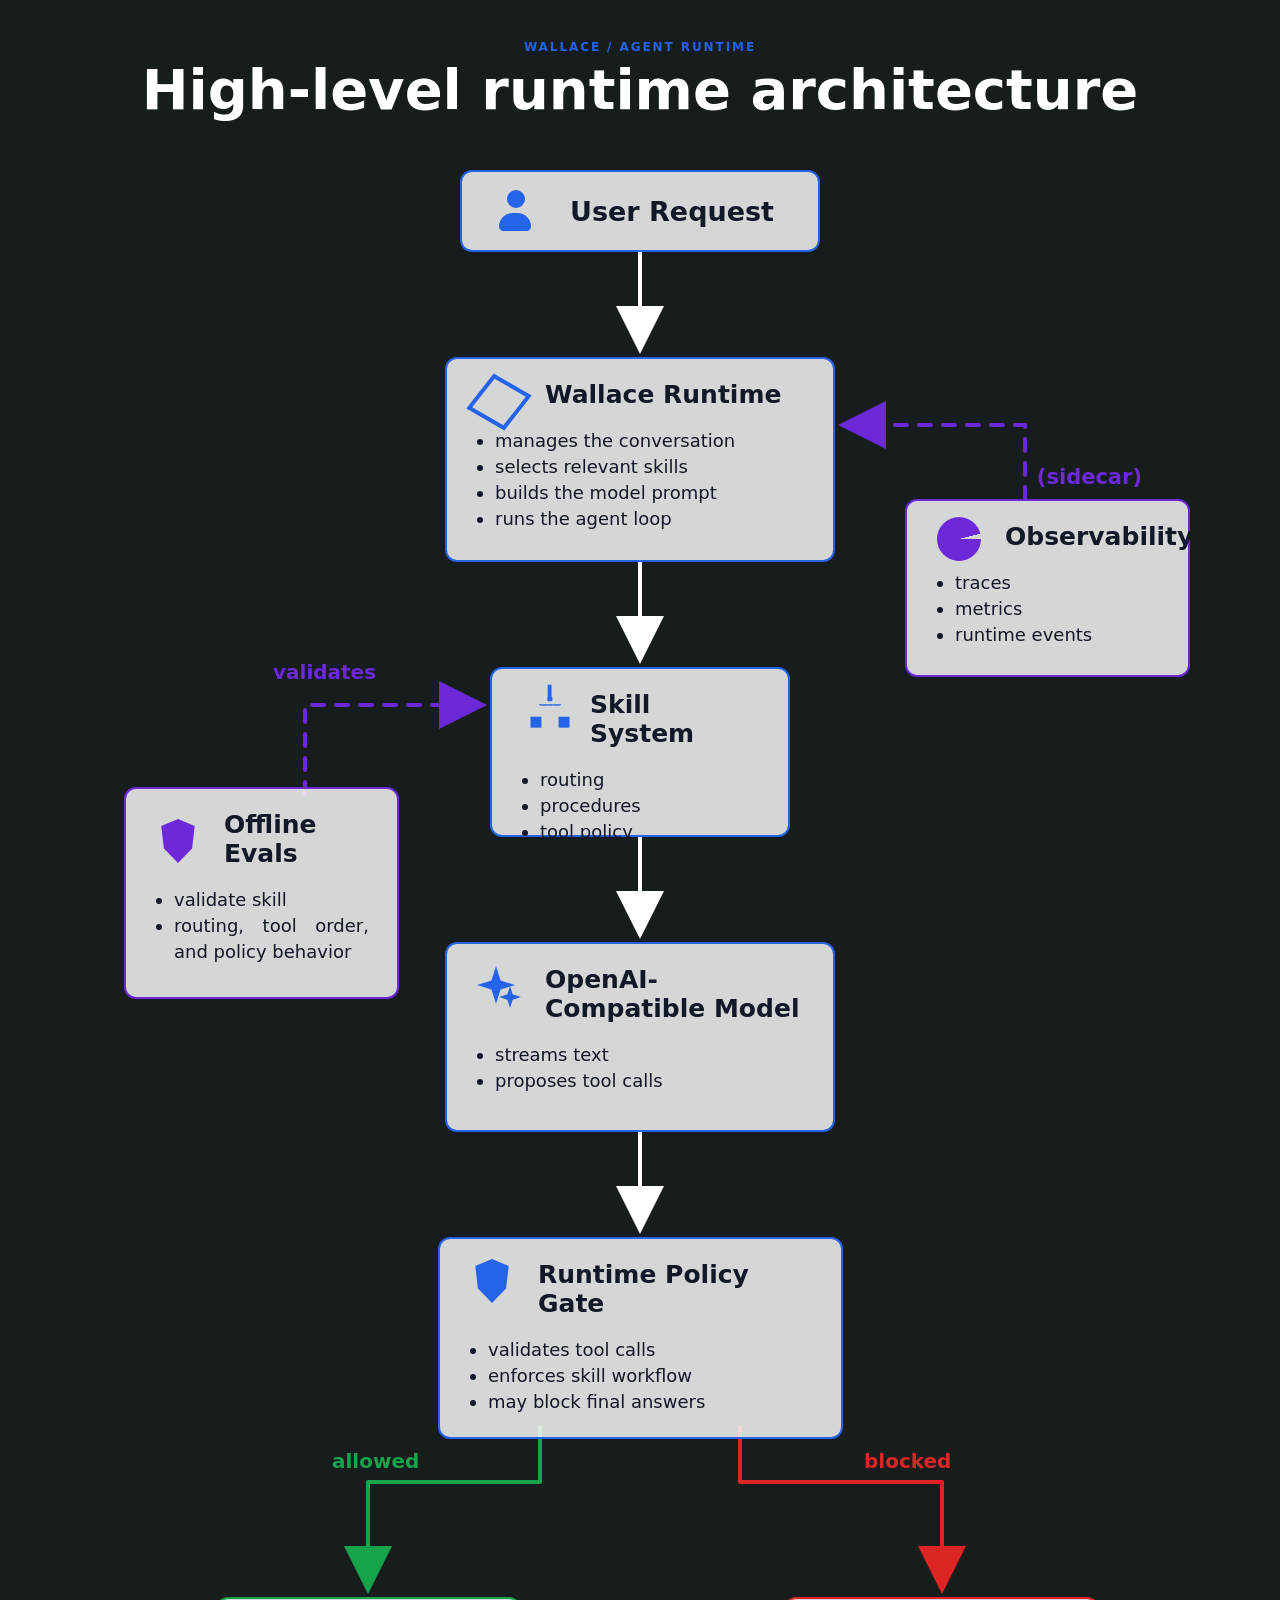
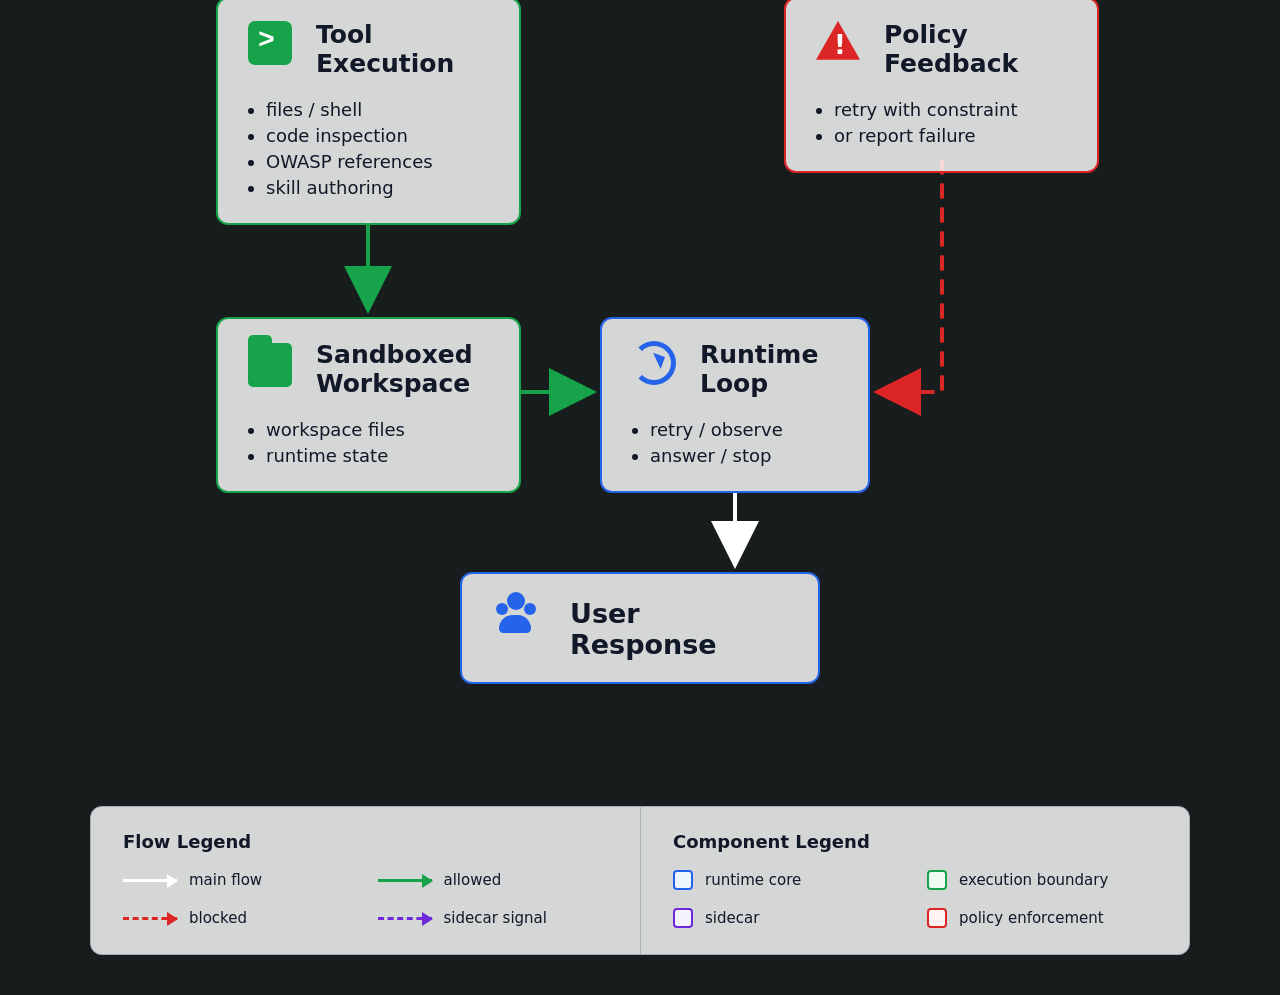
<file: docs/runtime-diagram/index.html>
<!doctype html>
<html lang="en">
  <head>
    <meta charset="utf-8">
    <meta name="viewport" content="width=device-width, initial-scale=1">
    <title>Wallace Runtime Architecture</title>
    <link rel="stylesheet" href="styles.css">
  </head>
  <body>
    <main class="page-shell" aria-labelledby="page-title">
      <header class="page-header">
        <p class="eyebrow">Wallace / agent runtime</p>
        <h1 id="page-title">High-level runtime architecture</h1>
      </header>

      <section class="diagram" aria-label="Wallace runtime architecture diagram">
        <svg class="connectors" viewBox="0 0 1100 2240" aria-hidden="true">
          <defs>
            <marker id="arrow-main" viewBox="0 0 12 12" markerWidth="12" markerHeight="12" refX="10" refY="6" orient="auto">
              <path d="M 0 0 L 12 6 L 0 12 z"></path>
            </marker>
            <marker id="arrow-green" viewBox="0 0 12 12" markerWidth="12" markerHeight="12" refX="10" refY="6" orient="auto">
              <path d="M 0 0 L 12 6 L 0 12 z"></path>
            </marker>
            <marker id="arrow-red" viewBox="0 0 12 12" markerWidth="12" markerHeight="12" refX="10" refY="6" orient="auto">
              <path d="M 0 0 L 12 6 L 0 12 z"></path>
            </marker>
            <marker id="arrow-purple" viewBox="0 0 12 12" markerWidth="12" markerHeight="12" refX="10" refY="6" orient="auto">
              <path d="M 0 0 L 12 6 L 0 12 z"></path>
            </marker>
          </defs>

          <path class="connector main-line" d="M 550 110 L 550 204"></path>
          <path class="connector main-line" d="M 550 420 L 550 514"></path>
          <path class="connector main-line" d="M 550 695 L 550 789"></path>
          <path class="connector main-line" d="M 550 990 L 550 1084"></path>
          <path class="connector green-line" d="M 450 1285 L 450 1340 L 278 1340 L 278 1444"></path>
          <path class="connector red-line" d="M 650 1285 L 650 1340 L 852 1340 L 852 1444"></path>
          <path class="connector green-line" d="M 278 1681 L 278 1764"></path>
          <path class="connector green-line" d="M 431 1850 L 499 1850"></path>
          <path class="connector red-line dashed" d="M 852 1619 L 852 1850 L 791 1850"></path>
          <path class="connector main-line" d="M 645 1951 L 645 2019"></path>
          <path class="connector purple-line dashed" d="M 215 652 L 215 563 L 389 563"></path>
          <path class="connector purple-line dashed" d="M 935 357 L 935 283 L 756 283"></path>
        </svg>

        <div class="node node-user top">
          <div class="icon user-icon" aria-hidden="true"></div>
          <h2>User Request</h2>
        </div>

        <div class="node node-runtime core">
          <div class="icon cube-icon" aria-hidden="true"></div>
          <h2>Wallace Runtime</h2>
          <ul>
            <li>manages the conversation</li>
            <li>selects relevant skills</li>
            <li>builds the model prompt</li>
            <li>runs the agent loop</li>
          </ul>
        </div>

        <div class="node node-skills core">
          <div class="icon tree-icon" aria-hidden="true"></div>
          <h2>Skill System</h2>
          <ul>
            <li>routing</li>
            <li>procedures</li>
            <li>tool policy</li>
          </ul>
        </div>

        <aside class="node node-evals sidecar">
          <div class="icon shield-icon" aria-hidden="true"></div>
          <h2>Offline Evals</h2>
          <ul>
            <li>validate skill</li>
            <li>routing, tool order, and policy behavior</li>
          </ul>
        </aside>

        <aside class="node node-observe sidecar">
          <span class="sidecar-label">(sidecar)</span>
          <div class="icon chart-icon" aria-hidden="true"></div>
          <h2>Observability</h2>
          <ul>
            <li>traces</li>
            <li>metrics</li>
            <li>runtime events</li>
          </ul>
        </aside>

        <div class="node node-model core">
          <div class="icon spark-icon" aria-hidden="true"></div>
          <h2>OpenAI-Compatible Model</h2>
          <ul>
            <li>streams text</li>
            <li>proposes tool calls</li>
          </ul>
        </div>

        <div class="node node-policy core">
          <div class="icon guard-icon" aria-hidden="true"></div>
          <h2>Runtime Policy Gate</h2>
          <ul>
            <li>validates tool calls</li>
            <li>enforces skill workflow</li>
            <li>may block final answers</li>
          </ul>
        </div>

        <div class="node node-tools execution">
          <div class="icon terminal-icon" aria-hidden="true"></div>
          <h2>Tool Execution</h2>
          <ul>
            <li>files / shell</li>
            <li>code inspection</li>
            <li>OWASP references</li>
            <li>skill authoring</li>
          </ul>
        </div>

        <div class="node node-feedback enforcement">
          <div class="icon warn-icon" aria-hidden="true"></div>
          <h2>Policy Feedback</h2>
          <ul>
            <li>retry with constraint</li>
            <li>or report failure</li>
          </ul>
        </div>

        <div class="node node-workspace execution">
          <div class="icon folder-icon" aria-hidden="true"></div>
          <h2>Sandboxed Workspace</h2>
          <ul>
            <li>workspace files</li>
            <li>runtime state</li>
          </ul>
        </div>

        <div class="node node-loop core">
          <div class="icon loop-icon" aria-hidden="true"></div>
          <h2>Runtime Loop</h2>
          <ul>
            <li>retry / observe</li>
            <li>answer / stop</li>
          </ul>
        </div>

        <div class="node node-response bottom">
          <div class="icon group-icon" aria-hidden="true"></div>
          <h2>User Response</h2>
        </div>

        <span class="edge-label label-validates">validates</span>
        <span class="edge-label label-allowed">allowed</span>
        <span class="edge-label label-blocked">blocked</span>
      </section>

      <section class="legend" aria-label="Diagram legend">
        <div>
          <h2>Flow Legend</h2>
          <ul class="legend-list">
            <li><span class="sample main-sample"></span>main flow</li>
            <li><span class="sample allowed-sample"></span>allowed</li>
            <li><span class="sample blocked-sample"></span>blocked</li>
            <li><span class="sample sidecar-sample"></span>sidecar signal</li>
          </ul>
        </div>
        <div>
          <h2>Component Legend</h2>
          <ul class="legend-list">
            <li><span class="chip core-chip"></span>runtime core</li>
            <li><span class="chip execution-chip"></span>execution boundary</li>
            <li><span class="chip sidecar-chip"></span>sidecar</li>
            <li><span class="chip enforcement-chip"></span>policy enforcement</li>
          </ul>
        </div>
      </section>
    </main>
  </body>
</html>
</file>
<file: docs/runtime-diagram/styles.css>
:root {
  color-scheme: light;
  --bg: #f7f9fc;
  --paper: transparent;
  --text: #111827;
  --muted: #4b5563;
  --blue: #2563eb;
  --blue-soft: #eff6ff;
  --purple: #6d28d9;
  --purple-soft: #f5f3ff;
  --green: #16a34a;
  --green-soft: #f0fdf4;
  --red: #dc2626;
  --red-soft: #fef2f2;
  --line: #ffffff;
  --card-bg: rgba(255, 255, 255, 0.82);
  --shadow: 0 22px 60px rgba(15, 23, 42, 0.12);
}

* {
  box-sizing: border-box;
}

body {
  margin: 0;
  min-height: 100vh;
  background: #171C1C;
  color: var(--text);
  font-family: Inter, ui-sans-serif, system-ui, -apple-system, BlinkMacSystemFont, "Segoe UI", sans-serif;
}

.page-shell {
  width: min(1180px, calc(100vw - 32px));
  margin: 0 auto;
  padding: 40px 0;
}

.page-header {
  margin: 0 0 24px;
  text-align: center;
}

.eyebrow {
  margin: 0 0 8px;
  color: var(--blue);
  font-size: 12px;
  font-weight: 800;
  letter-spacing: 0.16em;
  text-transform: uppercase;
}

h1 {
  margin: 0;
  color: #ffffff;
  font-size: clamp(32px, 5vw, 56px);
  line-height: 1;
  letter-spacing: 0;
}

.diagram {
  position: relative;
  width: 1100px;
  height: 2240px;
  margin: 0 auto;
  border-radius: 18px;
  background: transparent;
  overflow: hidden;
}

.node {
  position: absolute;
  min-height: 92px;
  padding: 22px 28px;
  border: 2px solid var(--blue);
  border-radius: 12px;
  background: var(--card-bg);
  z-index: 5;
}

.node h2 {
  margin: 0;
  padding-left: 70px;
  font-size: 25px;
  line-height: 1.15;
  letter-spacing: 0;
}

.node ul {
  margin: 18px 0 0;
  padding-left: 20px;
  color: #111827;
  font-size: 18px;
  line-height: 1.45;
  text-align: justify;
  text-align-last: left;
}

.node-user,
.node-response {
  width: 360px;
  min-height: 82px;
  padding: 24px 30px 22px 108px;
  background: var(--card-bg);
}

.node-user h2,
.node-response h2 {
  padding-left: 0;
  font-size: 27px;
}

.node-runtime {
  width: 390px;
  height: 205px;
}

.node-skills {
  width: 300px;
  height: 170px;
}

.node-model {
  width: 390px;
  min-height: 190px;
}

.node-policy {
  width: 405px;
  min-height: 190px;
}

.node-tools {
  width: 305px;
  min-height: 226px;
}

.node-feedback {
  width: 315px;
  min-height: 164px;
}

.node-workspace {
  width: 305px;
  min-height: 150px;
}

.node-loop {
  width: 270px;
  min-height: 150px;
}

.sidecar {
  border-color: var(--purple);
  background: var(--card-bg);
}

.execution {
  border-color: var(--green);
  background: var(--card-bg);
}

.enforcement {
  border-color: var(--red);
  background: var(--card-bg);
}

.node-user { left: 370px; top: 28px; }
.node-runtime { left: 355px; top: 215px; }
.node-skills { left: 400px; top: 525px; }
.node-model { left: 355px; top: 800px; }
.node-policy { left: 348px; top: 1095px; }
.node-tools { left: 126px; top: 1455px; }
.node-workspace { left: 126px; top: 1775px; }
.node-feedback { left: 694px; top: 1455px; }
.node-loop { left: 510px; top: 1775px; }
.node-response { left: 370px; top: 2030px; }
.node-evals { left: 34px; top: 645px; width: 275px; min-height: 212px; }
.node-observe { left: 815px; top: 357px; width: 285px; min-height: 178px; }

.icon {
  position: absolute;
  left: 30px;
  top: 21px;
  width: 44px;
  height: 44px;
}

.user-icon,
.group-icon {
  top: 18px;
  width: 46px;
  height: 46px;
}

.user-icon::before,
.group-icon::before {
  content: "";
  position: absolute;
  left: 15px;
  top: 0;
  width: 18px;
  height: 18px;
  border-radius: 50%;
  background: var(--blue);
}

.user-icon::after,
.group-icon::after {
  content: "";
  position: absolute;
  left: 7px;
  top: 23px;
  width: 32px;
  height: 18px;
  border-radius: 18px 18px 6px 6px;
  background: var(--blue);
}

.group-icon::before {
  box-shadow: -14px 8px 0 -3px var(--blue), 14px 8px 0 -3px var(--blue);
}

.cube-icon {
  border: 4px solid var(--blue);
  transform: rotate(30deg) skew(-8deg);
}

.tree-icon::before {
  content: "";
  position: absolute;
  inset: 5px 19px 18px;
  border-left: 5px solid var(--blue);
  border-bottom: 5px solid var(--blue);
}

.tree-icon {
  top: 7px;
  left: 36px;
  transform: scale(0.78);
  transform-origin: center;
}

.tree-icon::after {
  content: "";
  position: absolute;
  left: 7px;
  top: 2px;
  width: 30px;
  height: 30px;
  background:
    linear-gradient(var(--blue), var(--blue)) 12px 28px / 6px 16px no-repeat,
    linear-gradient(var(--blue), var(--blue)) 0 28px / 12px 6px no-repeat,
    linear-gradient(var(--blue), var(--blue)) 18px 28px / 12px 6px no-repeat;
  border-radius: 5px;
  box-shadow: -18px 36px 0 -8px var(--blue), 18px 36px 0 -8px var(--blue);
}

.shield-icon {
  top: 30px;
  background: var(--purple);
  clip-path: polygon(50% 0, 88% 16%, 82% 67%, 50% 100%, 18% 67%, 12% 16%);
}

.chart-icon {
  top: 16px;
  border-radius: 50%;
  background:
    conic-gradient(var(--purple) 0 76deg, transparent 76deg 90deg, var(--purple) 90deg 360deg);
}

.spark-icon::before,
.spark-icon::after {
  content: "";
  position: absolute;
  background: var(--blue);
  clip-path: polygon(50% 0, 62% 38%, 100% 50%, 62% 62%, 50% 100%, 38% 62%, 0 50%, 38% 38%);
}

.spark-icon::before {
  width: 38px;
  height: 38px;
  left: 0;
  top: 2px;
}

.spark-icon::after {
  width: 22px;
  height: 22px;
  right: 0;
  bottom: 0;
}

.spark-icon {
  top: 20px;
}

.guard-icon {
  top: 20px;
  background: var(--blue);
  clip-path: polygon(50% 0, 88% 16%, 82% 67%, 50% 100%, 18% 67%, 12% 16%);
}

.terminal-icon {
  top: 22px;
  border-radius: 7px;
  background: var(--green);
}

.terminal-icon::before {
  content: ">";
  position: absolute;
  left: 10px;
  top: 6px;
  color: #ffffff;
  font: 900 28px/1 ui-monospace, SFMono-Regular, Menlo, Monaco, Consolas, monospace;
}

.warn-icon {
  top: 22px;
  background: var(--red);
  clip-path: polygon(50% 0, 100% 88%, 0 88%);
}

.warn-icon::after {
  content: "!";
  position: absolute;
  left: 18px;
  top: 9px;
  color: #ffffff;
  font-weight: 900;
  font-size: 26px;
}

.folder-icon {
  top: 24px;
  border-radius: 5px;
  background: var(--green);
}

.folder-icon::before {
  content: "";
  position: absolute;
  left: 0;
  top: -8px;
  width: 24px;
  height: 12px;
  border-radius: 5px 5px 0 0;
  background: var(--green);
}

.loop-icon {
  top: 22px;
  border: 5px solid var(--blue);
  border-left-color: transparent;
  border-radius: 50%;
}

.loop-icon::after {
  content: "";
  position: absolute;
  right: -3px;
  top: 2px;
  border: 9px solid transparent;
  border-left-color: var(--blue);
  transform: rotate(-25deg);
}

.sidecar-label {
  position: absolute;
  right: 46px;
  top: -36px;
  color: var(--purple);
  font-size: 21px;
  font-weight: 800;
}

.connectors {
  position: absolute;
  inset: 0;
  width: 100%;
  height: 100%;
  z-index: 2;
  pointer-events: none;
  overflow: visible;
}

.connector {
  fill: none;
  stroke-linecap: round;
  stroke-linejoin: round;
  stroke-width: 4;
}

.main-line {
  stroke: var(--line);
  marker-end: url("#arrow-main");
}

.green-line {
  stroke: var(--green);
  marker-end: url("#arrow-green");
}

.red-line {
  stroke: var(--red);
  marker-end: url("#arrow-red");
}

.purple-line {
  stroke: var(--purple);
  marker-end: url("#arrow-purple");
}

.dashed {
  stroke-dasharray: 12 12;
}

#arrow-main path {
  fill: var(--line);
}

#arrow-green path {
  fill: var(--green);
}

#arrow-red path {
  fill: var(--red);
}

#arrow-purple path {
  fill: var(--purple);
}

.edge-label {
  position: absolute;
  z-index: 6;
  font-size: 20px;
  font-weight: 800;
}

.label-validates {
  left: 183px;
  top: 518px;
  color: var(--purple);
}

.label-allowed {
  left: 242px;
  top: 1307px;
  color: var(--green);
}

.label-blocked {
  left: 774px;
  top: 1307px;
  color: var(--red);
}

.legend {
  display: grid;
  grid-template-columns: 1fr 1fr;
  gap: 0;
  width: 1100px;
  margin: 24px auto 0;
  border: 1px solid rgba(100, 116, 139, 0.42);
  border-radius: 12px;
  background: var(--card-bg);
}

.legend > div {
  padding: 24px 32px;
}

.legend > div + div {
  border-left: 1px solid rgba(100, 116, 139, 0.34);
}

.legend h2 {
  margin: 0 0 16px;
  font-size: 18px;
}

.legend-list {
  display: grid;
  grid-template-columns: 1fr 1fr;
  gap: 14px 24px;
  margin: 0;
  padding: 0;
  list-style: none;
  color: var(--text);
  font-size: 15px;
}

.legend-list li {
  display: flex;
  align-items: center;
  gap: 12px;
  min-height: 24px;
}

.sample {
  position: relative;
  display: inline-block;
  width: 54px;
  height: 0;
  border-top: 3px solid var(--line);
}

.sample::after {
  content: "";
  position: absolute;
  right: -1px;
  top: -8px;
  border-top: 7px solid transparent;
  border-bottom: 7px solid transparent;
  border-left: 11px solid var(--line);
}

.allowed-sample {
  border-top-color: var(--green);
}

.allowed-sample::after {
  border-left-color: var(--green);
}

.blocked-sample {
  border-top-color: var(--red);
  border-top-style: dashed;
}

.blocked-sample::after {
  border-left-color: var(--red);
}

.sidecar-sample {
  border-top-color: var(--purple);
  border-top-style: dashed;
}

.sidecar-sample::after {
  border-left-color: var(--purple);
}

.chip {
  width: 20px;
  height: 20px;
  border: 2px solid var(--blue);
  border-radius: 4px;
  background: var(--blue-soft);
}

.execution-chip {
  border-color: var(--green);
  background: var(--green-soft);
}

.sidecar-chip {
  border-color: var(--purple);
  background: var(--purple-soft);
}

.enforcement-chip {
  border-color: var(--red);
  background: var(--red-soft);
}

@media (max-width: 1160px) {
  .page-shell {
    width: 100%;
    padding: 24px 16px;
    overflow-x: auto;
  }

  .page-header {
    width: 1100px;
  }
}
</file>
